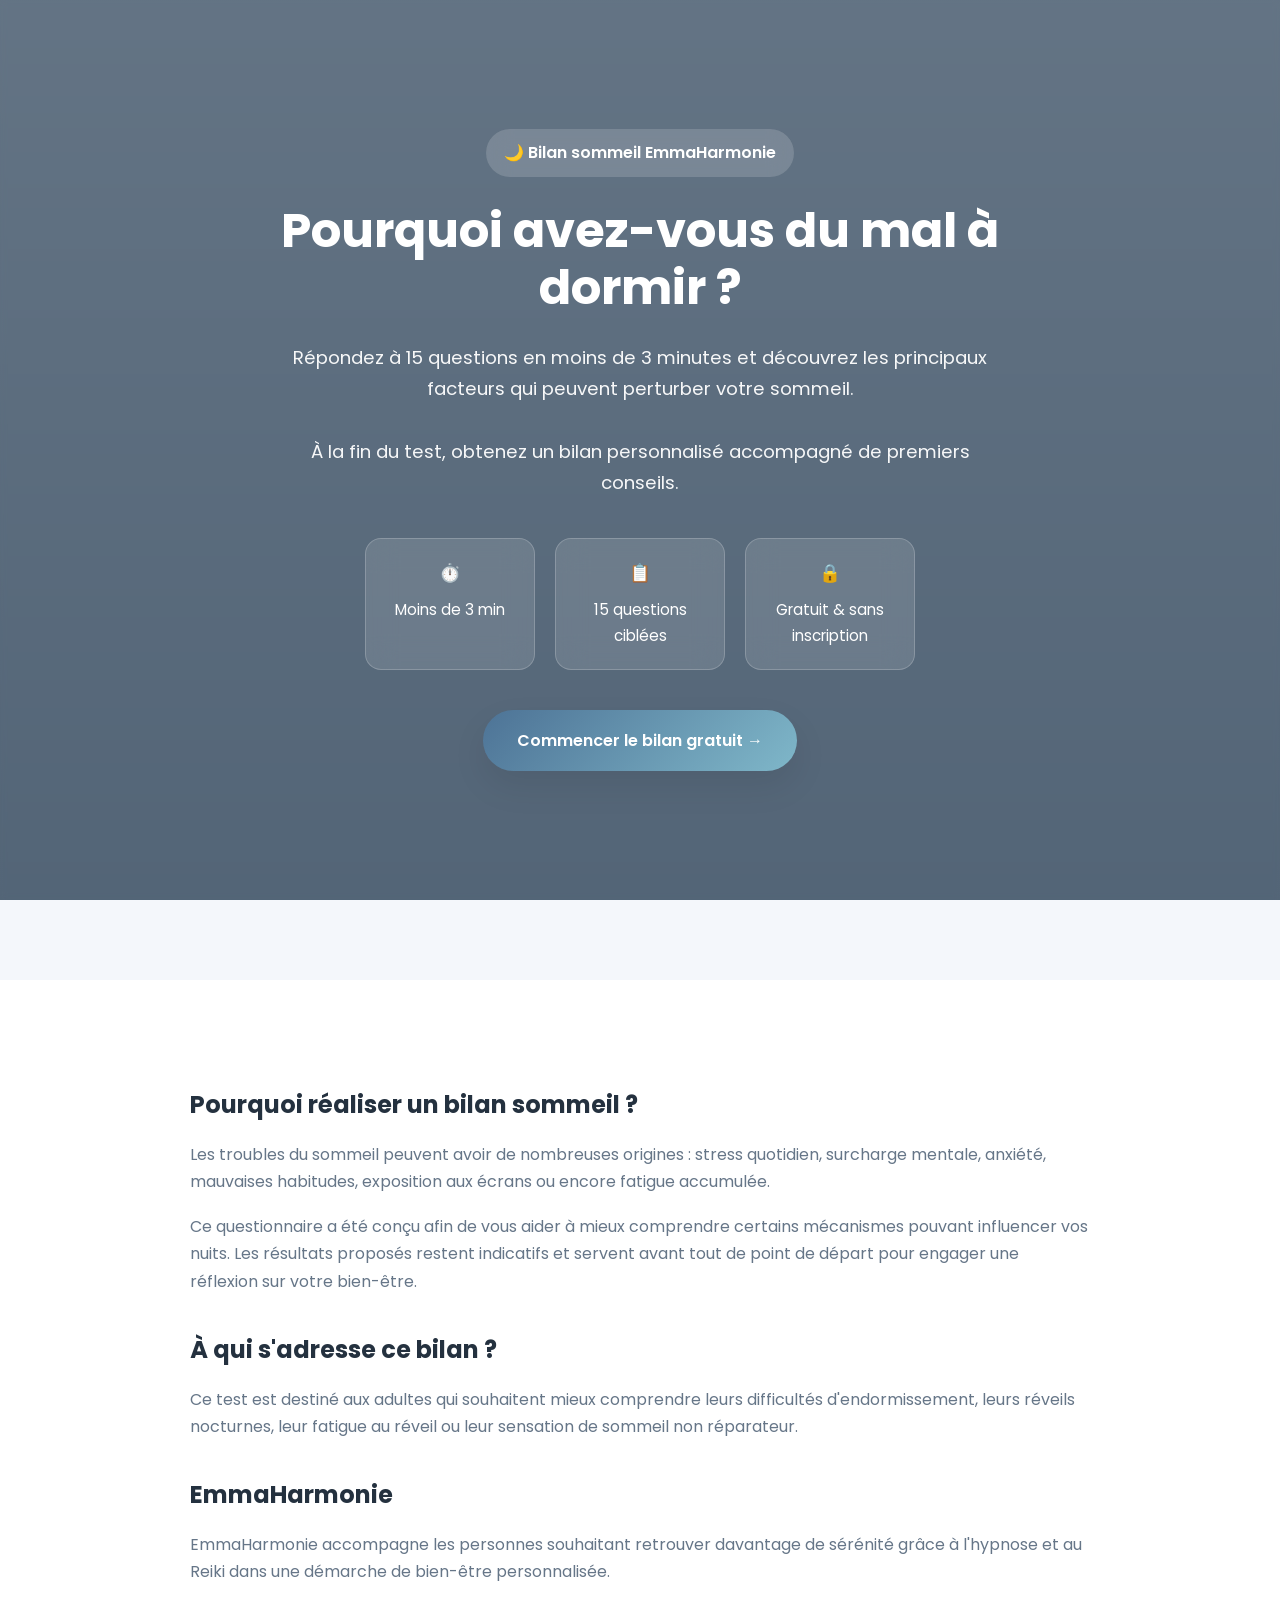
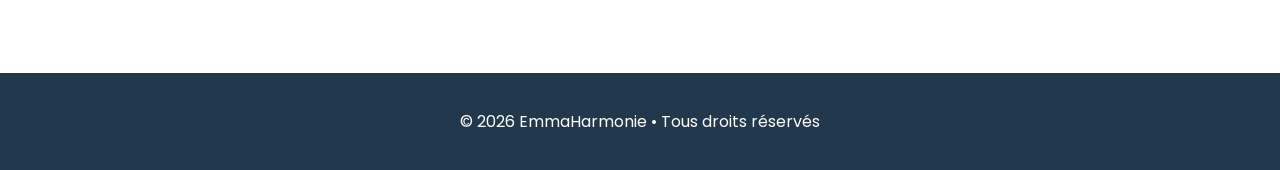
<file: index.html>
<!DOCTYPE html>
<html lang="fr">

<head>

    <meta charset="UTF-8">
    <meta name="viewport" content="width=device-width, initial-scale=1.0">

    <title>Bilan Sommeil Gratuit | Découvrez pourquoi vous dormez mal | EmmaHarmonie</title>

    <meta name="description"
        content="Faites gratuitement votre bilan sommeil EmmaHarmonie en moins de 3 minutes. Découvrez les causes probables de vos difficultés à dormir et obtenez des conseils personnalisés.">

    <meta name="robots" content="index,follow">

    <meta name="theme-color" content="#3f5c77">

    <link rel="preconnect" href="https://fonts.googleapis.com">
    <link rel="preconnect" href="https://fonts.gstatic.com" crossorigin>

    <link
        href="https://fonts.googleapis.com/css2?family=Poppins:wght@300;400;500;600;700&display=swap"
        rel="stylesheet">

    <link rel="stylesheet" href="style.css">

</head>

<body>

<header class="hero">

    <div class="hero-overlay"></div>

    <div class="hero-content">

        <span class="badge">
            🌙 Bilan sommeil EmmaHarmonie
        </span>

        <h1>
            Pourquoi avez-vous du mal à dormir ?
        </h1>

        <p class="hero-text">

            Répondez à 15 questions en moins de 3 minutes et découvrez les principaux facteurs qui peuvent perturber votre sommeil.

<br><br>

À la fin du test, obtenez un bilan personnalisé accompagné de premiers conseils.
        </p>

        <div class="hero-infos">

            <div class="info-card">
                ⏱️
                <span>Moins de 3 min</span>
            </div>

            <div class="info-card">
                📋
                <span>15 questions ciblées</span>
            </div>

            <div class="info-card">
                🔒
                <span>Gratuit & sans inscription</span>
            </div>

        </div>

        <button id="startBtn" class="primary-btn">
            Commencer le bilan gratuit →
        </button>

    </div>

</header>

<main>

<section id="quizSection" class="hidden">

    <div class="quiz-container">

        <div class="progress-top">

            <div class="progress-text">

                <span id="questionNumber">
                    Question 1 / 15
                </span>

                <span id="progressPercent">
                    0 %
                </span>

            </div>

            <div class="progress-bar">

                <div id="progressFill"></div>

            </div>

        </div>

        <div class="question-card">

            <h2 id="questionTitle"></h2>

            <div id="answersContainer"></div>

        </div>

        <div class="navigation">

            <button
                id="previousBtn"
                class="secondary-btn">

                ← Précédent

            </button>

            <button
                id="nextBtn"
                class="primary-btn">

                Suivant →

            </button>

        </div>

    </div>

</section>

<section
    id="resultSection"
    class="hidden">

    <div class="result-container">

        <div class="score-circle">

            <svg
                viewBox="0 0 220 220">

                <circle
                    class="bg-circle"
                    cx="110"
                    cy="110"
                    r="90">
                </circle>

                <circle
                    id="scoreCircle"
                    class="progress-circle"
                    cx="110"
                    cy="110"
                    r="90">
                </circle>

            </svg>

            <div class="score-content">

                <span id="scoreValue">
                    0%
                </span>

                <small>
                    Qualité du sommeil
                </small>

            </div>

        </div>

                <div class="profiles" style="text-align:center;">

            <h3 class="result-title">
🧠 Votre profil principal
</h3>

<p class="result-subtitle">
Les trois facteurs ci-dessous sont ceux qui influencent le plus votre sommeil d'après vos réponses.
</p>
<div id="profileCards"></div>
            <div style="height:20px;"></div>

        </div>

        <div class="analysis">

            <h3>
                Ce que cela signifie
            </h3>

            <div id="analysisText"></div>

        </div>

        <div class="tips">

            <h3>
                Premières pistes d'amélioration
            </h3>

            <div id="tipsText"></div>

        </div>

                <div class="therapy-section">

            <div class="therapy-card">

                <h3>
                    🌿 Comment l'hypnose peut vous accompagner
                </h3>

                <p>

                    Lorsque le sommeil est perturbé par le stress, les pensées
                    envahissantes, les ruminations ou certaines habitudes de vie,
                    l'hypnose peut aider à retrouver un état de détente plus
                    profond.

                </p>

                <p>

                    Les séances visent notamment à favoriser le lâcher-prise,
                    diminuer l'hyperactivité mentale, améliorer l'endormissement
                    et retrouver un sommeil plus réparateur.

                </p>

            </div>

            <div class="therapy-card">

                <h3>
                    ✨ Comment le Reiki peut compléter cet accompagnement
                </h3>

                <p>

                    Le Reiki est une approche de relaxation qui favorise
                    l'apaisement physique et émotionnel. De nombreuses personnes
                    ressentent une profonde détente pendant ou après une séance,
                    ce qui peut contribuer à un meilleur équilibre général.

                </p>

                <p>

                    Selon votre situation, l'hypnose et le Reiki peuvent être
                    complémentaires afin d'agir sur plusieurs dimensions de votre
                    bien-être.

                </p>

            </div>

        </div>

        <div class="medical-warning">

            <strong>
                Information importante
            </strong>

            <p>

                Ce bilan est fourni à titre informatif. Il ne constitue pas un
                diagnostic médical et ne remplace pas une consultation avec un
                professionnel de santé.

            </p>

            <p>

                En cas de fatigue importante, de douleurs, de troubles du
                sommeil persistants, de somnolence inhabituelle ou de toute
                inquiétude concernant votre santé, consultez votre médecin.

            </p>

        </div>

        <div class="cta">

            <h3>
                Envie d'améliorer durablement votre sommeil ?
            </h3>

            <p>

                Votre bilan met en évidence plusieurs facteurs pouvant perturber votre sommeil. Un accompagnement personnalisé en hypnose et/ou Reiki peut vous aider à retrouver des nuits plus sereines.

            </p>

            <a
                href="https://www.planity.com/emmanuelle-luu-emmaharmonie-hypnose-reiki-77450-isles-les-villenoy"
                target="_blank"
                rel="noopener"
                class="booking-btn">

                📅 Je réserve mon accompagnement personnalisé

            </a>

        </div>

    </div>
<div class="email-box">

    <h3>📧 Recevoir gratuitement mon bilan par e-mail</h3>

    <p>
        Recevez votre bilan personnalisé ainsi que quelques conseils pratiques.
    </p>

    <input
        type="text"
        id="userName"
        placeholder="Votre prénom (facultatif)">

    <input
        type="email"
        id="userEmail"
        placeholder="Votre adresse e-mail">

    <label class="rgpd">

        <input
            type="checkbox"
            id="rgpd">

        J'accepte de recevoir mon bilan par e-mail et j'ai pris connaissance de la politique de confidentialité.

    </label>

    <button
        id="emailBtn"
        class="booking-btn">

        📧 Recevoir mon bilan

    </button>

</div>
        
</section>

<section class="seo-content">

    <div class="seo-container">

        <h2>
            Pourquoi réaliser un bilan sommeil ?
        </h2>

        <p>

            Les troubles du sommeil peuvent avoir de nombreuses origines :
            stress quotidien, surcharge mentale, anxiété, mauvaises habitudes,
            exposition aux écrans ou encore fatigue accumulée.

        </p>

        <p>

            Ce questionnaire a été conçu afin de vous aider à mieux comprendre
            certains mécanismes pouvant influencer vos nuits. Les résultats
            proposés restent indicatifs et servent avant tout de point de départ
            pour engager une réflexion sur votre bien-être.

        </p>

        <h2>
            À qui s'adresse ce bilan ?
        </h2>

        <p>

            Ce test est destiné aux adultes qui souhaitent mieux comprendre
            leurs difficultés d'endormissement, leurs réveils nocturnes,
            leur fatigue au réveil ou leur sensation de sommeil non réparateur.

        </p>

        <h2>
            EmmaHarmonie
        </h2>

        <p>

            EmmaHarmonie accompagne les personnes souhaitant retrouver davantage
            de sérénité grâce à l'hypnose et au Reiki dans une démarche de
            bien-être personnalisée.

        </p>

    </div>

</section>

</main>

<footer>

    <p>

        © 2026 EmmaHarmonie • Tous droits réservés

    </p>

</footer>

<script src="script.js"></script>

</body>

</html>
</file>
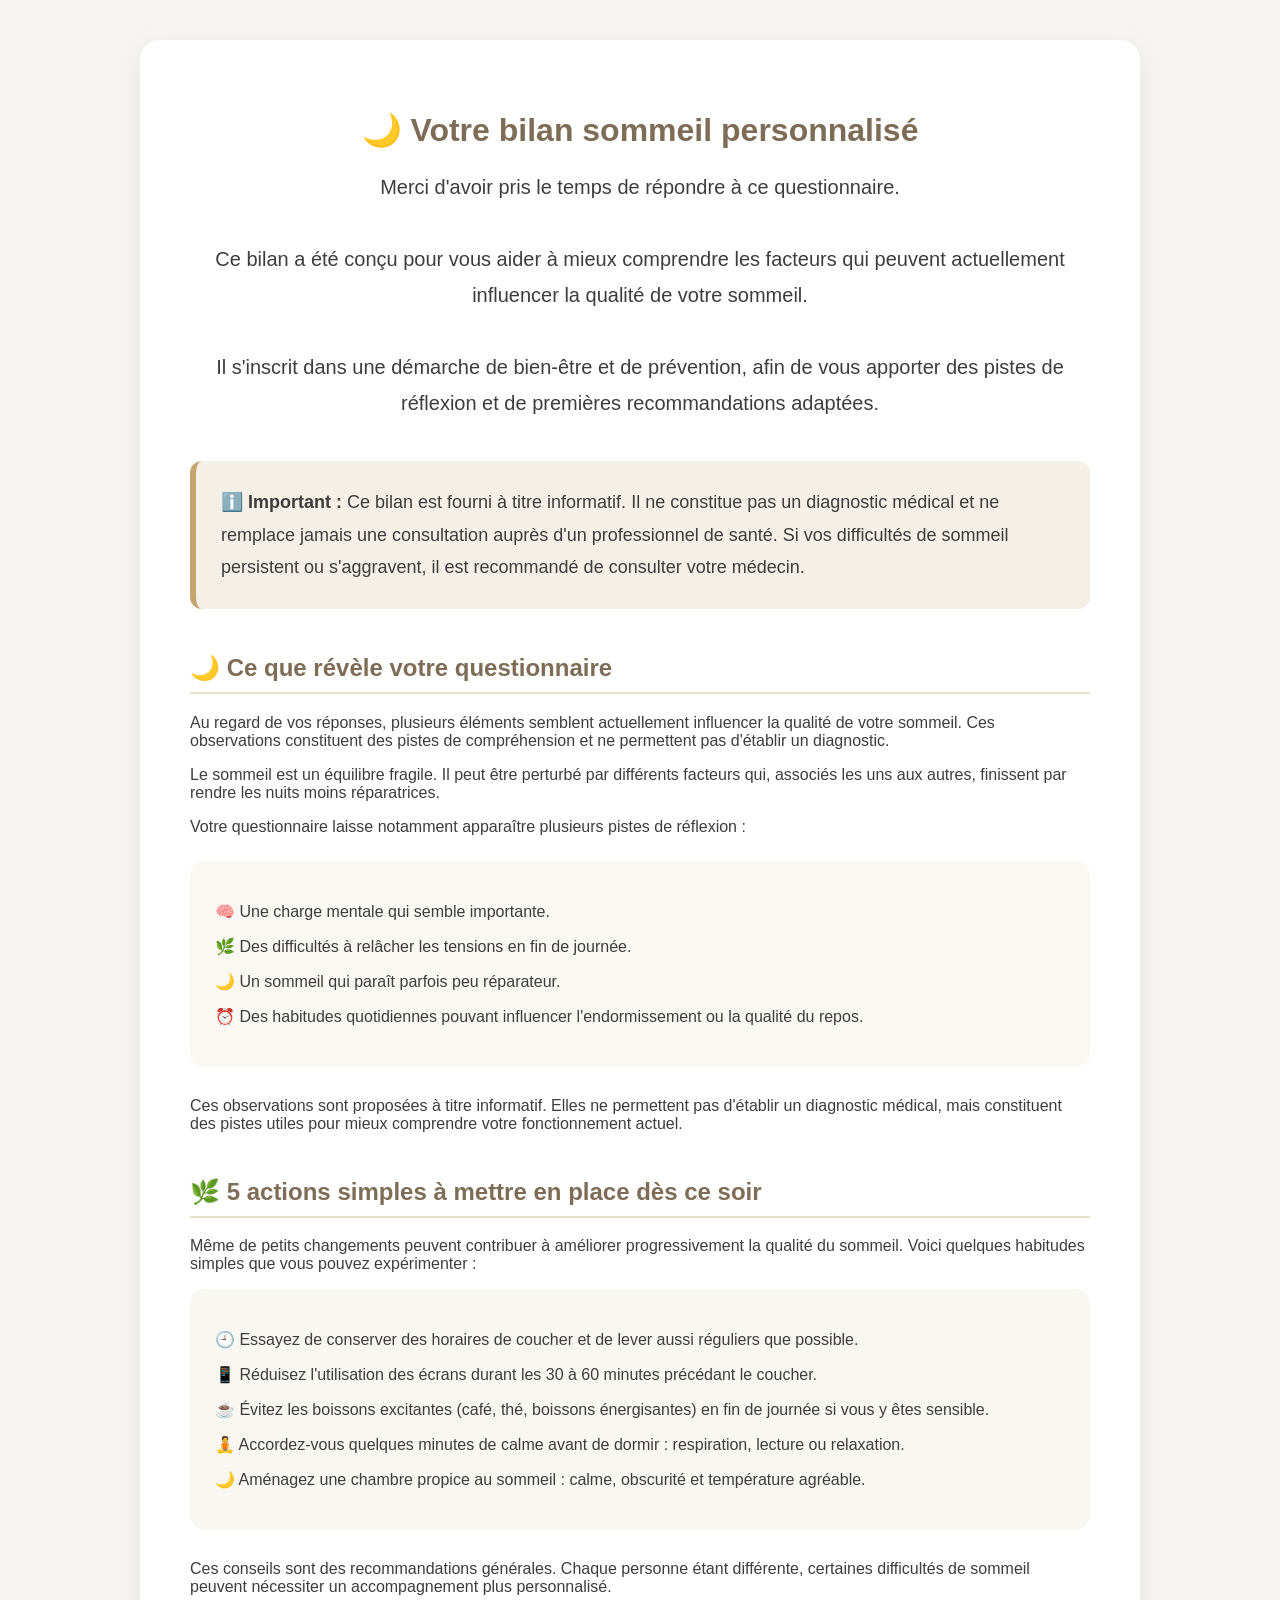
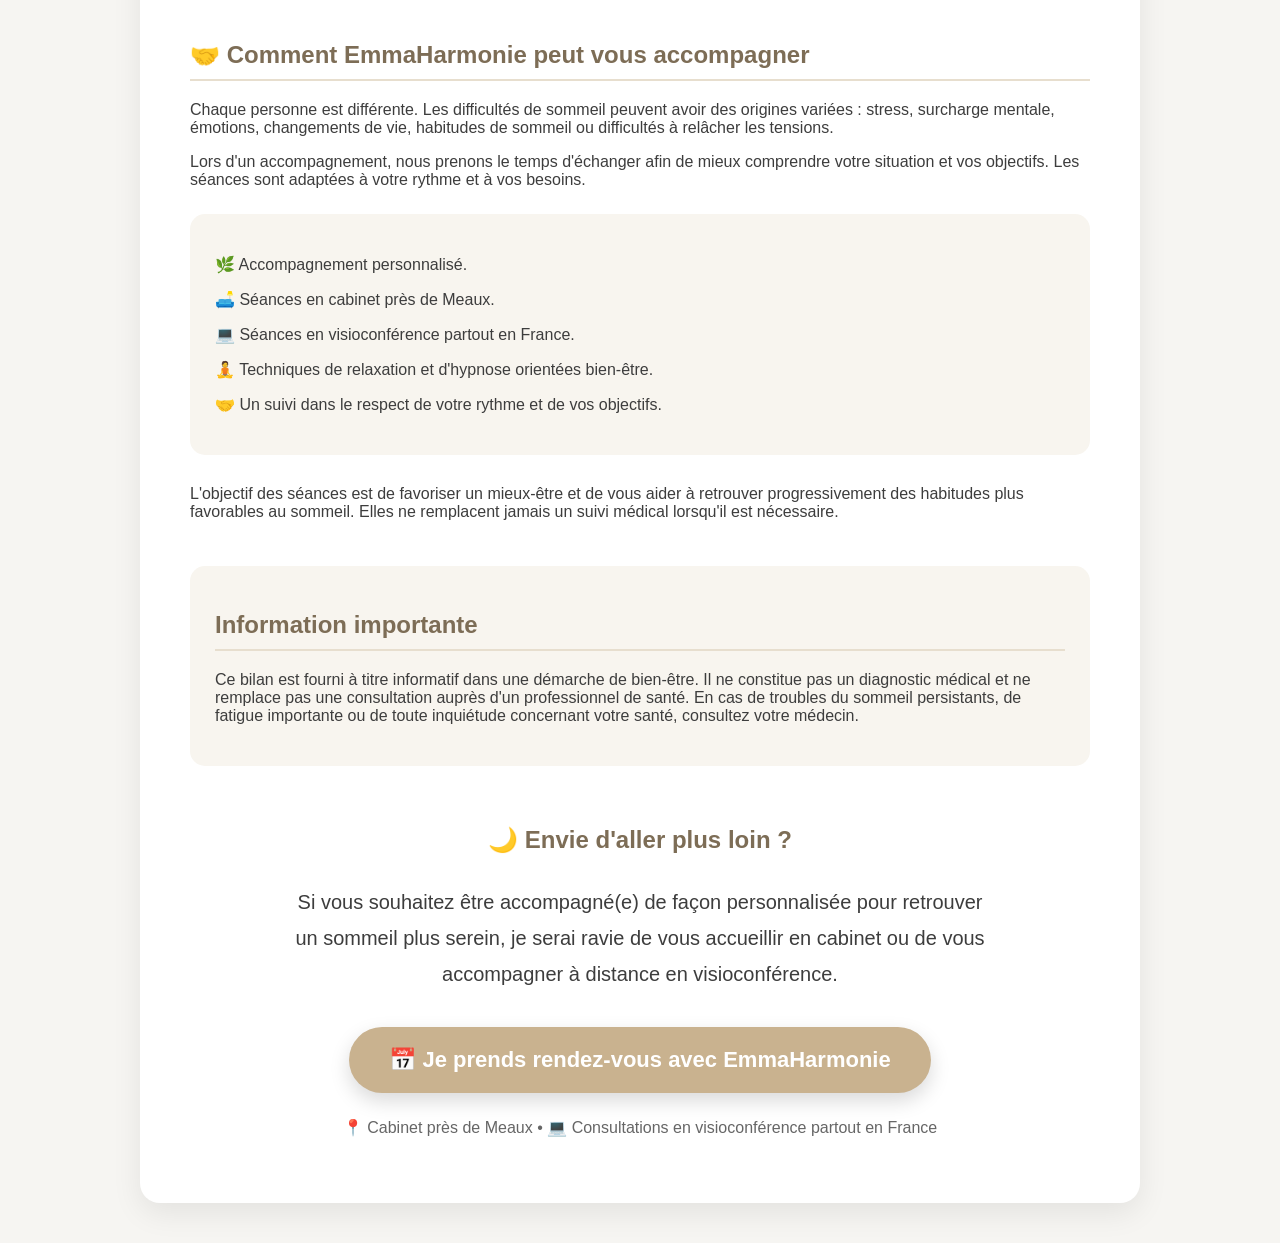
<file: bilan.html>
<!DOCTYPE html>
<html lang="fr">

<head>

<meta charset="UTF-8">

<meta name="viewport" content="width=device-width, initial-scale=1.0">

<title>Votre bilan sommeil personnalisé | EmmaHarmonie</title>

<style>

body{
margin:0;
padding:0;
background:#f6f5f2;
font-family:Arial,Helvetica,sans-serif;
color:#3d3d3d;
}

.container{
max-width:900px;
margin:40px auto;
background:white;
padding:50px;
border-radius:20px;
box-shadow:0 10px 30px rgba(0,0,0,.08);
}

h1{
text-align:center;
color:#7d6d56;
margin-bottom:15px;
}

.intro{
text-align:center;
font-size:20px;
line-height:1.8;
margin-bottom:40px;
}

.section{
margin-top:45px;
}

.section h2{
color:#7d6d56;
border-bottom:2px solid #e7dece;
padding-bottom:10px;
}

</style>

</head>

<body>

<div class="container">

<h1>🌙 Votre bilan sommeil personnalisé</h1>

<p class="intro">

Merci d'avoir pris le temps de répondre à ce questionnaire.

<br><br>

Ce bilan a été conçu pour vous aider à mieux comprendre les facteurs qui peuvent actuellement influencer la qualité de votre sommeil.

<br><br>

Il s'inscrit dans une démarche de bien-être et de prévention, afin de vous apporter des pistes de réflexion et de premières recommandations adaptées.

</p>

<div style="background:#f4efe7;
padding:25px;
border-left:6px solid #c5a46d;
border-radius:12px;
margin-top:40px;
font-size:18px;
line-height:1.8;">

<strong>ℹ️ Important :</strong>

Ce bilan est fourni à titre informatif.

Il ne constitue pas un diagnostic médical et ne remplace jamais une consultation auprès d'un professionnel de santé.

Si vos difficultés de sommeil persistent ou s'aggravent, il est recommandé de consulter votre médecin.

</div>
<div class="section">

<h2>🌙 Ce que révèle votre questionnaire</h2>

<p>

Au regard de vos réponses, plusieurs éléments semblent actuellement influencer la qualité de votre sommeil. Ces observations constituent des pistes de compréhension et ne permettent pas d'établir un diagnostic.

</p>

<p>

Le sommeil est un équilibre fragile. Il peut être perturbé par différents facteurs qui, associés les uns aux autres, finissent par rendre les nuits moins réparatrices.

</p>

<p>

Votre questionnaire laisse notamment apparaître plusieurs pistes de réflexion :

</p>

<div style="background:#faf8f3;
padding:25px;
border-radius:15px;
margin-top:25px;">

<p>🧠 Une charge mentale qui semble importante.</p>

<p>🌿 Des difficultés à relâcher les tensions en fin de journée.</p>

<p>🌙 Un sommeil qui paraît parfois peu réparateur.</p>

<p>⏰ Des habitudes quotidiennes pouvant influencer l'endormissement ou la qualité du repos.</p>

</div>

<p style="margin-top:30px;">

Ces observations sont proposées à titre informatif.

Elles ne permettent pas d'établir un diagnostic médical, mais constituent des pistes utiles pour mieux comprendre votre fonctionnement actuel.

</p>

</div>

<div class="section">

<div class="section">

<h2>🌿 5 actions simples à mettre en place dès ce soir</h2>

<p>

Même de petits changements peuvent contribuer à améliorer progressivement la qualité du sommeil.

Voici quelques habitudes simples que vous pouvez expérimenter :

</p>

<div style="background:#f9f7f2;padding:25px;border-radius:15px;">

<p>🕘 Essayez de conserver des horaires de coucher et de lever aussi réguliers que possible.</p>

<p>📱 Réduisez l'utilisation des écrans durant les 30 à 60 minutes précédant le coucher.</p>

<p>☕ Évitez les boissons excitantes (café, thé, boissons énergisantes) en fin de journée si vous y êtes sensible.</p>

<p>🧘 Accordez-vous quelques minutes de calme avant de dormir : respiration, lecture ou relaxation.</p>

<p>🌙 Aménagez une chambre propice au sommeil : calme, obscurité et température agréable.</p>

</div>

<p style="margin-top:30px;">

Ces conseils sont des recommandations générales. Chaque personne étant différente, certaines difficultés de sommeil peuvent nécessiter un accompagnement plus personnalisé.

</p>

</div>
<div class="section">

<h2>🤝 Comment EmmaHarmonie peut vous accompagner</h2>

<p>

Chaque personne est différente. Les difficultés de sommeil peuvent avoir des origines variées : stress, surcharge mentale, émotions, changements de vie, habitudes de sommeil ou difficultés à relâcher les tensions.

</p>

<p>

Lors d'un accompagnement, nous prenons le temps d'échanger afin de mieux comprendre votre situation et vos objectifs. Les séances sont adaptées à votre rythme et à vos besoins.

</p>

<div style="background:#f8f5ef;padding:25px;border-radius:15px;margin-top:25px;">

<p>🌿 Accompagnement personnalisé.</p>

<p>🛋️ Séances en cabinet près de Meaux.</p>

<p>💻 Séances en visioconférence partout en France.</p>

<p>🧘 Techniques de relaxation et d'hypnose orientées bien-être.</p>

<p>🤝 Un suivi dans le respect de votre rythme et de vos objectifs.</p>

</div>

<p style="margin-top:30px;">

L'objectif des séances est de favoriser un mieux-être et de vous aider à retrouver progressivement des habitudes plus favorables au sommeil. Elles ne remplacent jamais un suivi médical lorsqu'il est nécessaire.

</p>

</div>

<div class="section" style="background:#f8f5ef;padding:25px;border-radius:15px;">

<h2>Information importante</h2>

<p>

Ce bilan est fourni à titre informatif dans une démarche de bien-être.

Il ne constitue pas un diagnostic médical et ne remplace pas une consultation auprès d'un professionnel de santé.

En cas de troubles du sommeil persistants, de fatigue importante ou de toute inquiétude concernant votre santé, consultez votre médecin.

</p>

</div>

<div style="text-align:center;margin-top:60px;">

<h2 style="border:none;margin-bottom:20px;">
🌙 Envie d'aller plus loin ?
</h2>

<p style="font-size:20px;line-height:1.8;max-width:700px;margin:0 auto 35px auto;">

Si vous souhaitez être accompagné(e) de façon personnalisée pour retrouver un sommeil plus serein, je serai ravie de vous accueillir en cabinet ou de vous accompagner à distance en visioconférence.

</p>

<a href="https://www.planity.com/emmanuelle-luu-emmaharmonie-hypnose-reiki-77450-isles-les-villenoy"

style="display:inline-block;
background:#c9b28f;
color:white;
padding:20px 40px;
border-radius:40px;
text-decoration:none;
font-size:22px;
font-weight:bold;
box-shadow:0 8px 20px rgba(0,0,0,0.15);">

📅 Je prends rendez-vous avec EmmaHarmonie

</a>

<p style="margin-top:25px;font-size:16px;color:#666;">

📍 Cabinet près de Meaux • 💻 Consultations en visioconférence partout en France

</p>

</div>

</div>

</body>

</html>
</file>
<file: style.css>
/* ===================================================================
   EmmaHarmonie - Bilan Sommeil
   style.css
   =================================================================== */

:root {

    --primary: #4d7396;
    --primary-dark: #35546f;
    --secondary: #7fb7c9;
    --accent: #82c6a8;

    --background: #f4f7fb;
    --surface: #ffffff;

    --text: #24313f;
    --text-light: #667688;

    --border: #dde6ef;

    --success: #48b87a;
    --warning: #ffb545;

    --shadow: 0 15px 35px rgba(0,0,0,.08);

    --radius: 18px;

}

*{
    margin:0;
    padding:0;
    box-sizing:border-box;
}

html{

    scroll-behavior:smooth;

}

body{

    font-family:"Poppins",sans-serif;

    background:var(--background);

    color:var(--text);

    line-height:1.7;

}

img{

    max-width:100%;

}

button{

    font-family:inherit;

}

.hidden{

    display:none;

}

/* ====================================================== */

.hero{

    position:relative;

    min-height:100vh;

    display:flex;

    align-items:center;

    justify-content:center;

    padding:60px 20px;

    background:

        linear-gradient(rgba(38,60,82,.70),
        rgba(38,60,82,.78)),

        url("https://images.unsplash.com/photo-1506744038136-46273834b3fb?auto=format&fit=crop&w=1600&q=80");

    background-size:cover;

    background-position:center;

}

.hero-overlay{

    position:absolute;

    inset:0;

    backdrop-filter:blur(3px);

    pointer-events:none;

}

.hero-content{

    position:relative;

    max-width:850px;

    text-align:center;

    color:#fff;

    z-index:2;

}

.badge{

    display:inline-block;

    background:rgba(255,255,255,.16);

    padding:10px 18px;

    border-radius:999px;

    margin-bottom:25px;

    font-weight:600;

    backdrop-filter:blur(12px);

}

.hero h1{

    font-size:3rem;

    line-height:1.2;

    margin-bottom:25px;

}

.hero-text{

    font-size:1.15rem;

    opacity:.95;

    max-width:720px;

    margin:auto;

}

.hero-infos{

    display:flex;

    justify-content:center;

    gap:20px;

    flex-wrap:wrap;

    margin:40px 0;

}

.info-card{

    width:170px;

    background:rgba(255,255,255,.12);

    border:1px solid rgba(255,255,255,.2);

    border-radius:16px;

    padding:20px;

    backdrop-filter:blur(15px);

    font-size:1.1rem;

}

.info-card span{

    display:block;

    margin-top:8px;

    font-size:.95rem;

}

/* ====================================================== */

.primary-btn{

    background:linear-gradient(
        135deg,
        var(--primary),
        var(--secondary)
    );

    color:#fff;

    border:none;

    border-radius:999px;

    padding:18px 34px;

    cursor:pointer;

    font-size:1rem;

    font-weight:600;

    transition:.25s;

    box-shadow:var(--shadow);

}

.primary-btn:hover{
    transform:translateY(-3px);
    box-shadow:0 18px 40px rgba(0,0,0,.18);
}

.secondary-btn{

    background:#fff;

    border:1px solid var(--border);

    border-radius:999px;

    padding:16px 30px;

    cursor:pointer;

    font-weight:600;

}

.secondary-btn:hover{

    background:#f8fbff;

}

/* ====================================================== */

.quiz-container{

    max-width:900px;

    margin:60px auto;

    padding:20px;

}

.progress-top{

    margin-bottom:35px;

}

.progress-text{

    display:flex;

    justify-content:space-between;

    margin-bottom:12px;

    font-weight:600;

}

.progress-bar{

    height:14px;

    background:#e7edf5;

    border-radius:999px;

    overflow:hidden;

}

#progressFill{

    height:100%;

    width:0;

    background:linear-gradient(
        90deg,
        var(--primary),
        var(--accent)
    );

    transition:.35s;

}

.question-card{

    background:var(--surface);

    border-radius:var(--radius);

    padding:40px;

    box-shadow:var(--shadow);

    scroll-margin-top:20px;

}

.question-card h2{

    margin-bottom:35px;

    font-size:1.6rem;

}

#answersContainer{

    display:grid;

    gap:16px;

}

.answer{

    border:2px solid var(--border);

    border-radius:16px;

    padding:18px;

    cursor:pointer;

    transition:.25s;

    background:#fff;

}

.answer:hover{

    border-color:var(--primary);

    transform:translateY(-2px);

}

.answer.selected{

    background:#eef6fb;

    border-color:var(--primary);

}

.navigation{

    display:flex;

    justify-content:space-between;

    margin-top:35px;

}

/* ====================================================== */
/* RESULTATS */
/* ====================================================== */

.result-container{

    max-width:1000px;

    margin:70px auto;

    padding:20px;

}

.score-circle{

    width:260px;

    margin:0 auto 40px;

    position:relative;

}

.score-circle svg{

    width:260px;

    height:260px;

    transform:rotate(-90deg);

}

.bg-circle{

    fill:none;

    stroke:#e8edf3;

    stroke-width:16;

}

.progress-circle{

    fill:none;

    stroke:var(--success);

    stroke-width:16;

    stroke-linecap:round;

    stroke-dasharray:565;

    stroke-dashoffset:565;

    transition:stroke-dashoffset 1.2s ease;

}

.score-content{

    position:absolute;

    inset:0;

    display:flex;

    flex-direction:column;

    align-items:center;

    justify-content:center;

}

.score-content span{

    font-size:3rem;

    font-weight:700;

    color:var(--primary);

}

.score-content small{

    color:var(--text-light);

    font-size:1rem;

}


    text-align:center;

    margin-bottom:15px;

}

.intro-result{

    text-align:center;

    max-width:700px;

    margin:0 auto 45px;

    color:var(--text-light);

}

.profiles{

    margin-top:30px;

}

#profileCards{

    display:grid;

    grid-template-columns:repeat(auto-fit,minmax(220px,1fr));

    gap:20px;

    margin-top:25px;

}

.profile-card{

    background:#fff;

    border-radius:18px;

    padding:25px;

    box-shadow:var(--shadow);

    border-top:6px solid var(--primary);

}

.profile-card h4{

    margin-bottom:10px;

}

.profile-percent{

    margin-top:12px;

    font-weight:700;

    color:var(--primary);

}

.analysis,
.tips{

    margin-top:50px;

    background:#fff;

    padding:35px;

    border-radius:18px;

    box-shadow:var(--shadow);

}

.analysis h3,
.tips h3{

    margin-bottom:18px;

}

.analysis p,
.tips p{

    margin-bottom:16px;

}

/* ====================================================== */
/* HYPNOSE / REIKI */
/* ====================================================== */

.therapy-section{

    display:grid;

    grid-template-columns:repeat(auto-fit,minmax(320px,1fr));

    gap:25px;

    margin-top:45px;

}

.therapy-card{

    background:#fff;

    padding:35px;

    border-radius:18px;

    box-shadow:var(--shadow);

}

.therapy-card h3{

    margin-bottom:18px;

}

.therapy-card p{

    margin-bottom:14px;

}

/* ====================================================== */

.medical-warning{
    margin-top:40px;
    padding:28px;
    background:#fff8ef;
    border-left:6px solid #e4b363;
    border-radius:14px;
    font-size:.95rem;
    line-height:1.7;
}

.medical-warning strong{
    display:block;
    margin-bottom:12px;
}

.medical-warning p{
    margin-bottom:12px;
}

/* ====================================================== */

.cta{

    text-align:center;

    margin-top:55px;

    padding:55px 30px;

    background:linear-gradient(
        135deg,
        var(--primary),
        var(--secondary)
    );

    color:#fff;

    border-radius:22px;

}

.cta h3{

    font-size:2rem;

    margin-bottom:15px;

}

.cta p{

    max-width:700px;

    margin:0 auto 30px;

}

.booking-btn{

    display:inline-block;

    padding:18px 36px;

    background:#fff;

    color:var(--primary);

    text-decoration:none;

    border-radius:999px;

    font-weight:700;

    transition:all .30s ease;

}

.booking-btn:hover{

    transform:translateY(-4px) scale(1.03);

box-shadow:0 18px 35px rgba(0,0,0,.18);
}

/* ====================================================== */
/* SEO */
/* ====================================================== */

.seo-content{

    margin-top:80px;

    padding:70px 20px;

    background:#fff;

}

.seo-container{

    max-width:900px;

    margin:auto;

}

.seo-container h2{

    margin:35px 0 15px;

}

.seo-container p{

    margin-bottom:18px;

    color:var(--text-light);

}

/* ====================================================== */

footer{

    background:#21384d;

    color:#fff;

    text-align:center;

    padding:35px 20px;

}

/* ====================================================== */
/* RESPONSIVE */
/* ====================================================== */
/* ====================================================== */
/* Barre de progression des profils */
/* ====================================================== */

.progress-profile{

    width:100%;
    height:10px;
    background:#e7edf5;
    border-radius:999px;
    overflow:hidden;
    margin-top:12px;

}

.progress-profile-fill{

    height:100%;
    background:linear-gradient(
        90deg,
        #4d7396,
        #82c6a8
    );

    border-radius:999px;
    transition:width .8s ease;

}

@media(max-width:900px){


    .hero h1{

        font-size:2.2rem;

    }

    .question-card{

        padding:30px;

    }

    .score-circle{

        width:210px;

    }

    .score-circle svg{

        width:210px;
        height:210px;

    }

}

@media(max-width:600px){

    .hero{

        padding:40px 18px;

    }

    .hero-text{

        font-size:1rem;

    }

    .hero-infos{

        flex-direction:column;

        align-items:center;

    }

    .info-card{

        width:100%;

        max-width:260px;

    }

    .navigation{

        flex-direction:column;

        gap:15px;

    }

    .navigation button{

        width:100%;

    }

    .question-card{

        padding:24px;

    }

    .question-card h2{

        font-size:1.3rem;

    }

    .analysis,
    .tips,
    .therapy-card{

        padding:25px;

    }

    .cta{

        padding:40px 22px;

    }

    .cta h3{

        font-size:1.6rem;

    }

}

   .result-title{
    text-align:center;
    font-size:2rem;
    margin-bottom:20px;
    color:#35546f;
    font-weight:700;
}

    text-align:center;
    max-width:700px;
    margin:0 auto 35px;
    color:#667085;
    font-size:1.05rem;
       line-height:1.7;
   }
   .email-box{
    max-width:900px;
    margin:70px auto;
    padding:40px;
    background:#ffffff;
    border-radius:24px;
    box-shadow:0 15px 45px rgba(0,0,0,.08);
}

.email-box h3{
    text-align:center;
    color:#35546f;
    margin-bottom:15px;
    font-size:2rem;
}

.email-box p{
    text-align:center;
    color:#667085;
    margin-bottom:30px;
    line-height:1.7;
}

.email-box input[type="text"],
.email-box input[type="email"]{
    width:100%;
    padding:16px;
    margin-bottom:18px;
    border:1px solid #d7dee8;
    border-radius:12px;
    font-size:16px;
    box-sizing:border-box;
}

.rgpd{
    display:flex;
    align-items:flex-start;
    gap:12px;
    margin:25px 0;
    font-size:14px;
    color:#667085;
    line-height:1.5;
}

.rgpd input{
    margin-top:4px;
    width:auto;
    flex-shrink:0;
}

.email-box button{
    display:block;
    width:100%;
    max-width:340px;
    margin:35px auto 0;
}

.medical-warning{
    margin-top:35px;
    padding:20px;
    border-left:5px solid #e4b363;
    background:#fff8ef;
    border-radius:12px;
    font-size:.95rem;
    line-height:1.7;
}
</file>
